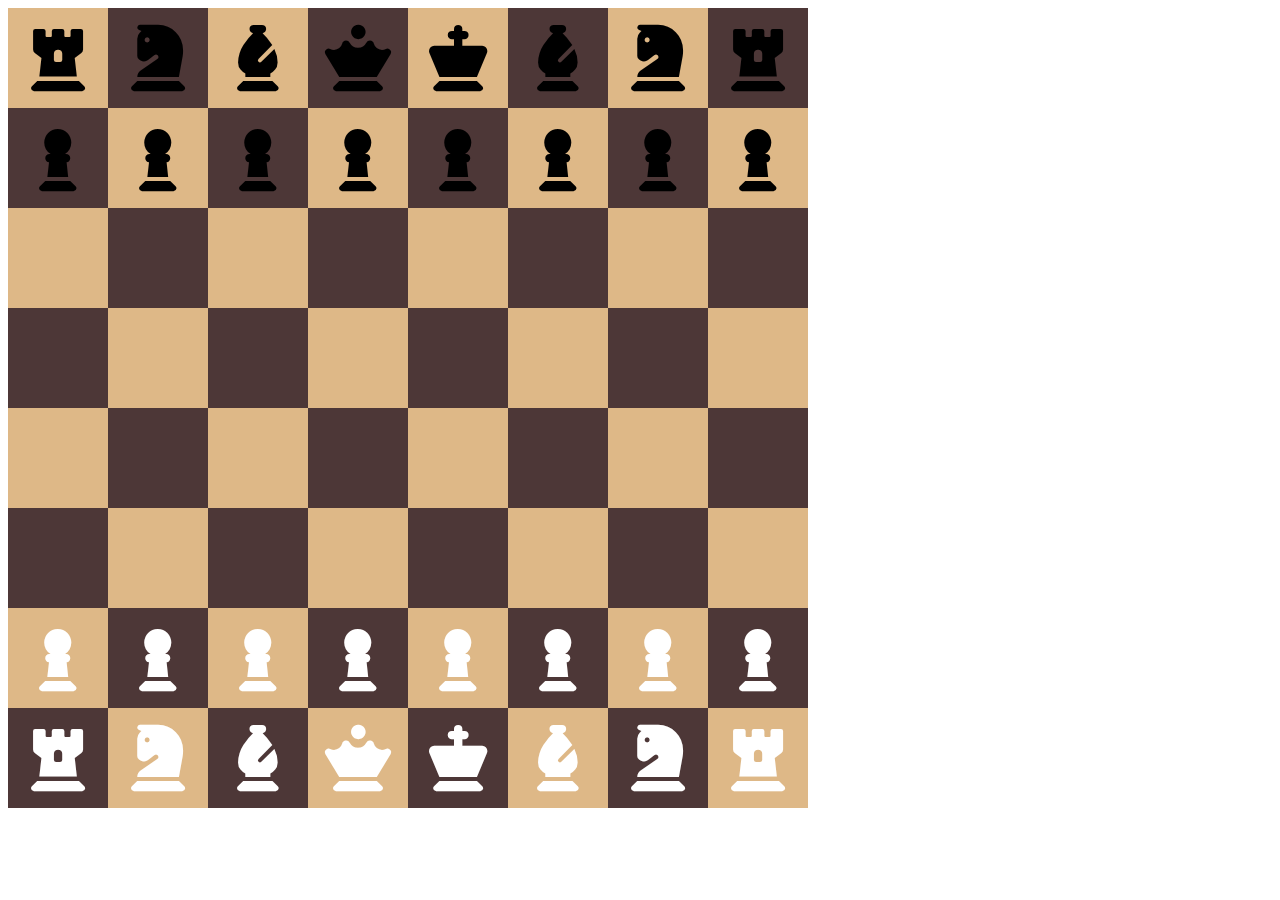
<file: index.html>
<!DOCTYPE html>

<html lang="en">
  <head>
    <meta charset="utf-8" />
    <title>chessGame</title>

    <!-- Bootstrap Css link -->
    <link
      href="https://cdn.jsdelivr.net/npm/bootstrap@5.3.5/dist/css/bootstrap.min.css"
      rel="stylesheet"
      integrity="sha384-SgOJa3DmI69IUzQ2PVdRZhwQ+dy64/BUtbMJw1MZ8t5HZApcHrRKUc4W0kG879m7"
      crossorigin="anonymous"
    />

    <link
      rel="stylesheet"
      href="https://cdnjs.cloudflare.com/ajax/libs/font-awesome/6.7.2/css/all.min.css"
      integrity="sha512-Evv84Mr4kqVGRNSgIGL/F/aIDqQb7xQ2vcrdIwxfjThSH8CSR7PBEakCr51Ck+w+/U6swU2Im1vVX0SVk9ABhg=="
      crossorigin="anonymous"
      referrerpolicy="no-referrer"
    />

    <!-- Own stylesheet link -->
    <link rel="stylesheet" href="./style.css" />
  </head>

  <body>
    <div id="chessBoard"></div>
    <!-- Bootstrap js link -->
    <script
      src="https://cdn.jsdelivr.net/npm/bootstrap@5.3.5/dist/js/bootstrap.bundle.min.js"
      integrity="sha384-k6d4wzSIapyDyv1kpU366/PK5hCdSbCRGRCMv+eplOQJWyd1fbcAu9OCUj5zNLiq"
      crossorigin="anonymous"
    ></script>

    <!-- jQuery js link -->
    <script src="https://ajax.googleapis.com/ajax/libs/jquery/3.7.1/jquery.min.js"></script>

    <!-- Own js link -->
    <script src="./chess.js"></script>
  </body>
</html>
</file>
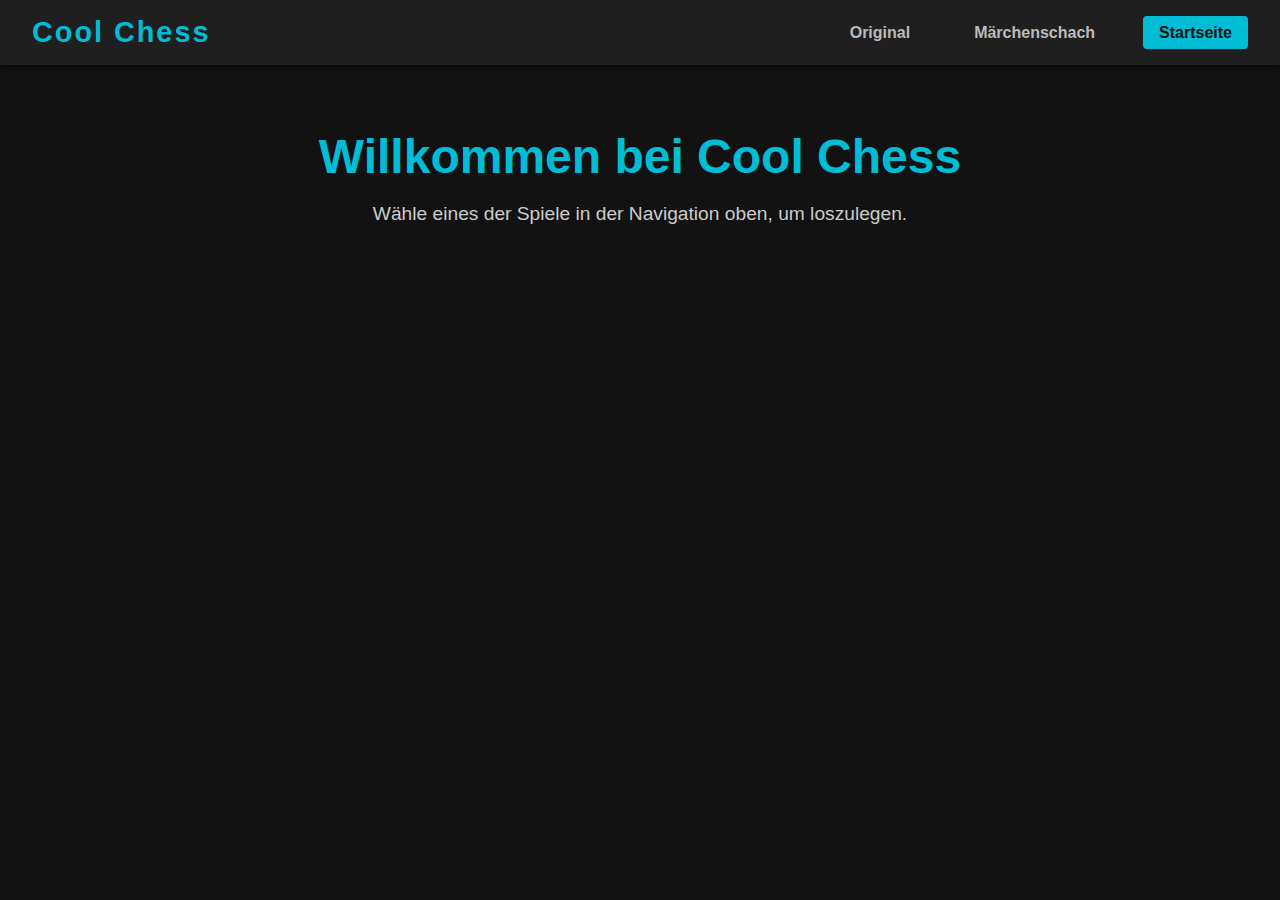
<file: Home.html>
<!DOCTYPE html>
<html lang="de">
<head>
    <meta charset="UTF-8" />
    <meta name="viewport" content="width=device-width, initial-scale=1" />
    <title>Cool Chess</title>
    <link rel="stylesheet" href="./Home.css " />
</head>
<body>

<header class="navbar">
    <div class="logo">Cool Chess</div>
    <nav>
        <ul>
            <li><a href="./index.html">Original</a></li>
            <li><a href="./LemonChess/LemonChess.html">Märchenschach</a></li>
            <li><a href="Home.html" class="active">Startseite</a></li>
        </ul>
    </nav>
</header>

<main class="start-content">
    <h1>Willkommen bei Cool Chess</h1>
    <p>Wähle eines der Spiele in der Navigation oben, um loszulegen.</p>
</main>

</body>
</html>
</file>
<file: style.css>
.white {
    background-color: burlywood;
}

.black {
    background-color: #4d3737;
}

.black,
.white {
    display: flex;
    justify-content: center;
    align-items: center;
}

#chessBoard {
    width: 800px;
    height: 800px;
    aspect-ratio: 1/1;
    display: grid;
    grid-template-columns: repeat(8, 1fr);
    grid-template-rows: repeat(8, 1fr);
}

.figure-sizing {
    margin: 0px;
}

.chess-piece-white {
    color: white;
}
.chess-piece-black {
    color: black;
}

.clickedFigure {
    &.chess-piece-white {
        color: #a5a1a1;
        
    }
    &.chess-piece-black {
        color: #222020;
    }
}

.selectedField {
    background-color: lightgray;
}

#logoTitle {
 margin-left: 10px;
    margin-right: 10px;
    grid-column-start: 2;
    grid-row-start: 1;
}
#logoContainer {
    display: grid;
    grid-template-rows: 1fr 1fr;
    grid-template-columns: 1fr 2fr;
}
#slogan {
    grid-column-start: 2;
    grid-row-start: 2;
}
#logoPicture {
    grid-column-start: 1;
    grid-row-start: 1;
    grid-row-end: 3;
    font-size: 400%;
    margin: 0px;
}
</file>
<file: Home.css>
/* Dunkles Farbschema für Cool Chess */

body {
    margin: 0;
    font-family: 'Segoe UI', Tahoma, Geneva, Verdana, sans-serif;
    background-color: #121212;
    color: #eee;
}

.navbar {
    display: flex;
    justify-content: space-between;
    align-items: center;
    background-color: #1f1f1f;
    padding: 1rem 2rem;
    box-shadow: 0 2px 5px rgba(0,0,0,0.7);
    position: sticky;
    top: 0;
    z-index: 100;
}

.logo {
    font-size: 1.8rem;
    font-weight: 700;
    color: #00bcd4;
    letter-spacing: 2px;
}

nav ul {
    list-style: none;
    display: flex;
    gap: 2rem;
    margin: 0;
    padding: 0;
}

nav ul li a {
    text-decoration: none;
    color: #bbb;
    font-weight: 600;
    padding: 0.5rem 1rem;
    border-radius: 4px;
    transition: background-color 0.3s ease, color 0.3s ease;
}

nav ul li a:hover {
    background-color: #00bcd4;
    color: #121212;
}

nav ul li a.active {
    background-color: #00bcd4;
    color: #121212;
    cursor: default;
}

.start-content {
    max-width: 800px;
    margin: 4rem auto;
    text-align: center;
    padding: 0 1rem;
}

.start-content h1 {
    font-size: 3rem;
    margin-bottom: 1rem;
    color: #00bcd4;
}

.start-content p {
    font-size: 1.2rem;
    color: #ccc;
}
</file>
